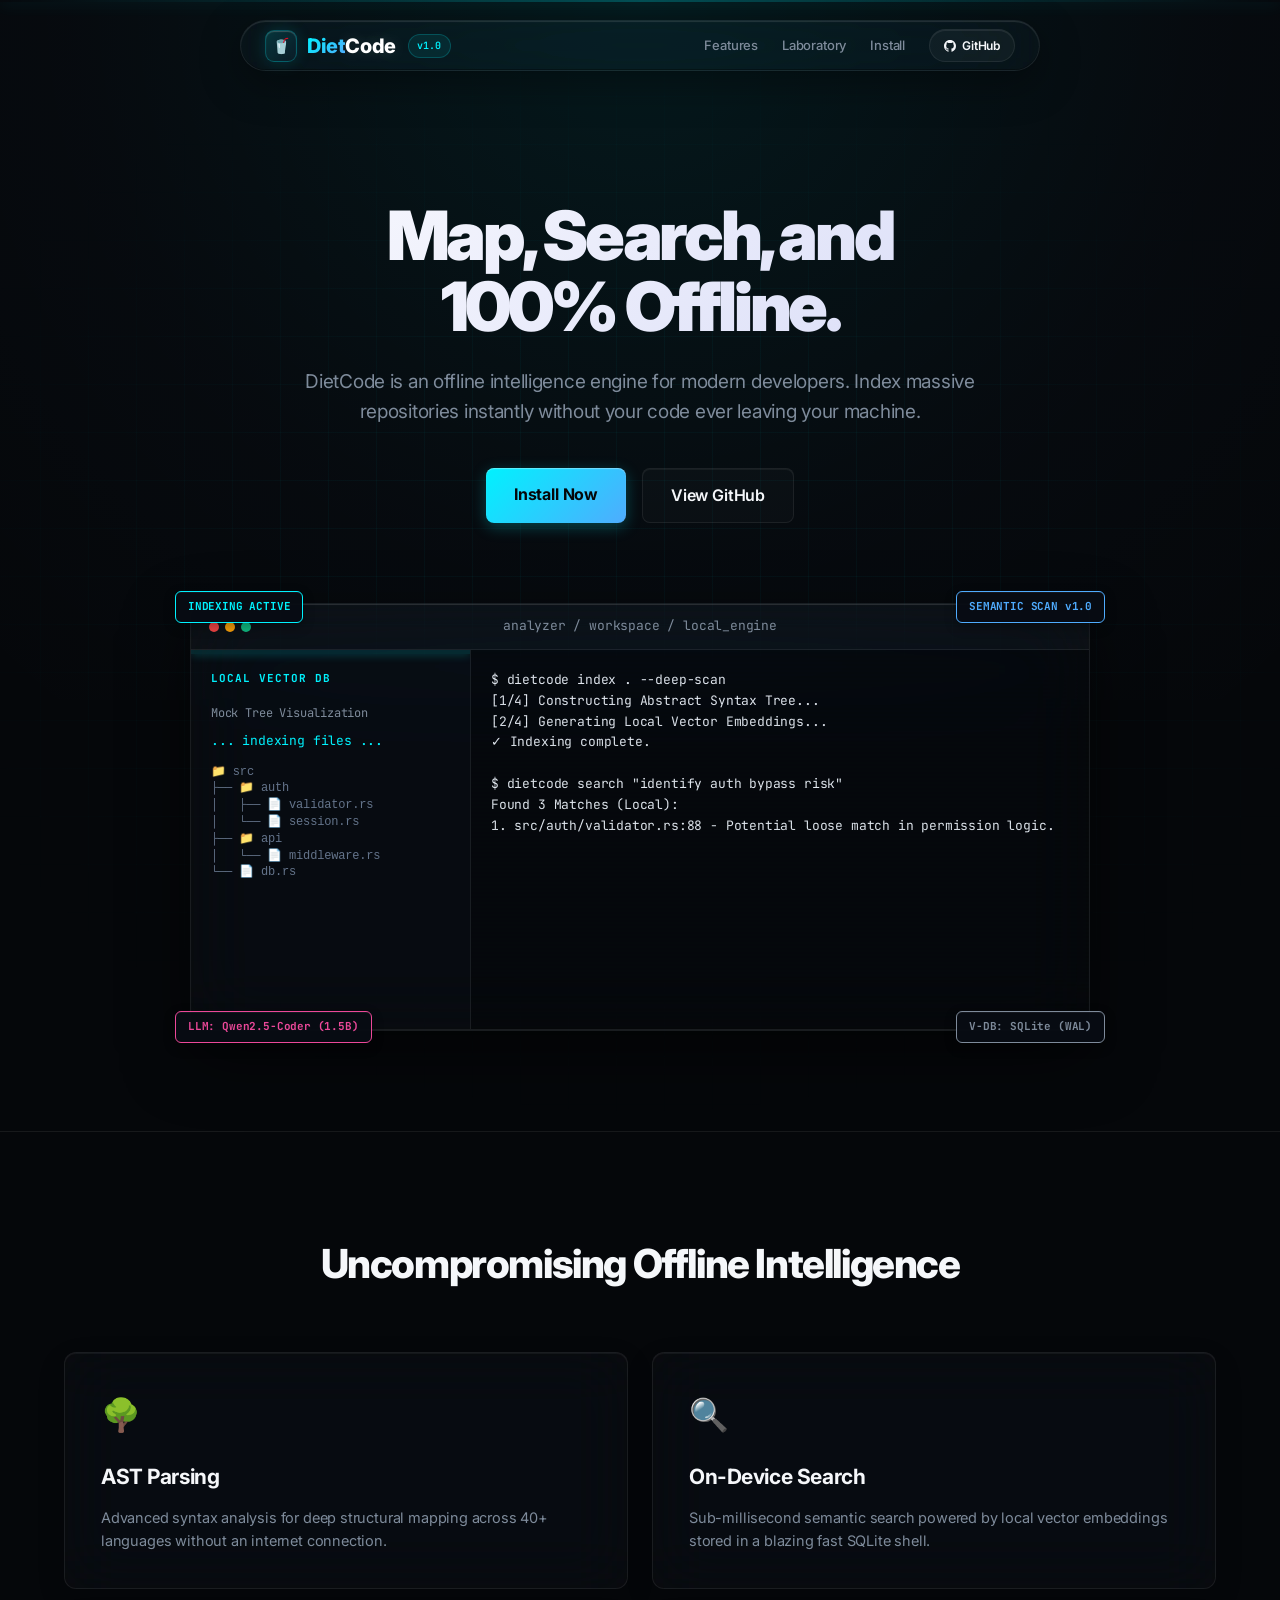
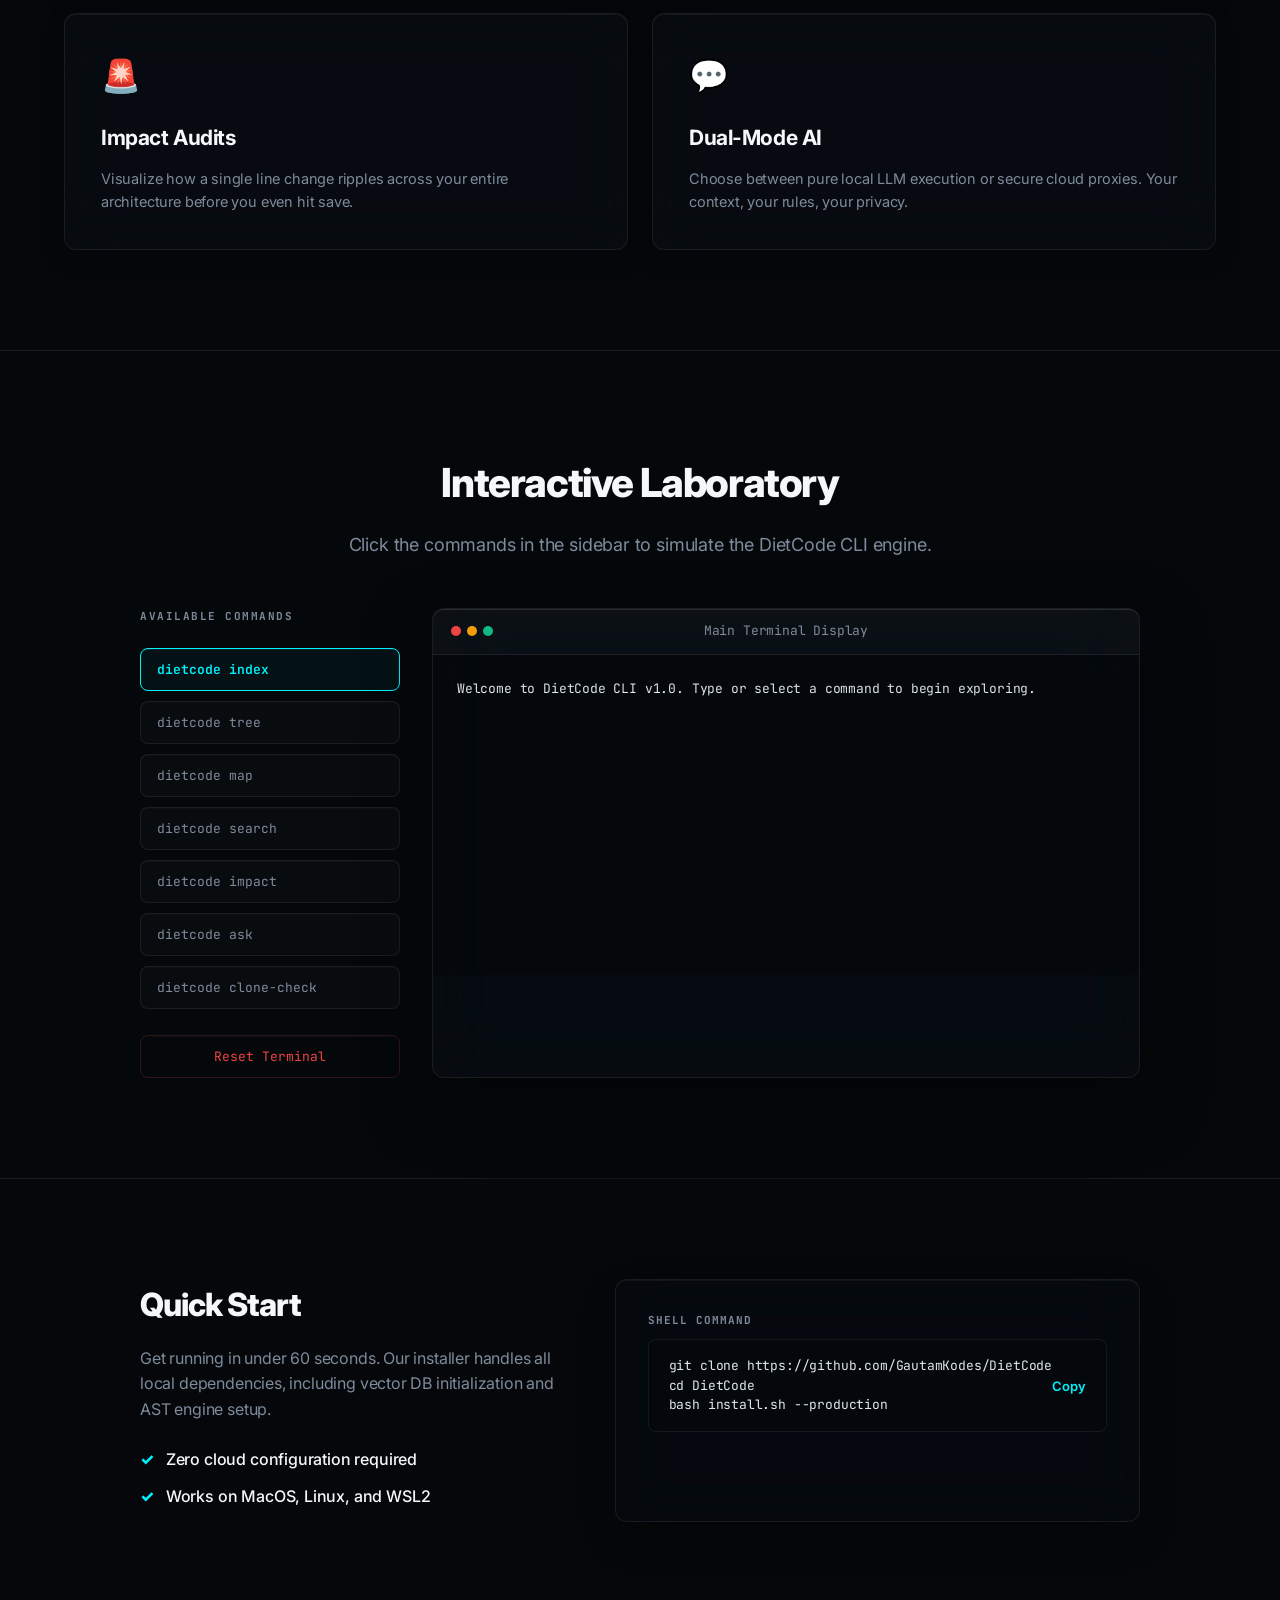
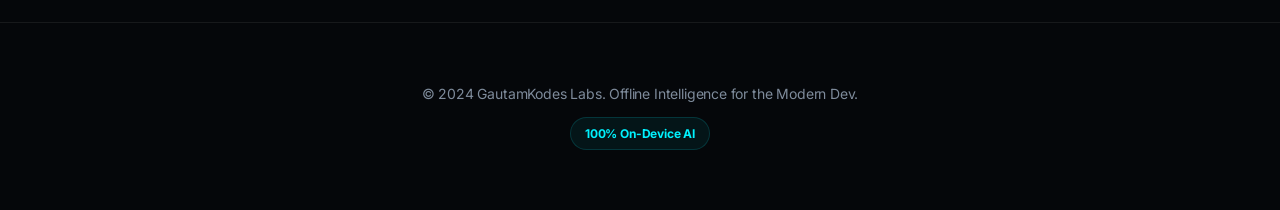
<file: index.html>
<!DOCTYPE html>
<html lang="en">
<head>
  <meta charset="UTF-8">
  <meta name="viewport" content="width=device-width, initial-scale=1.0">
  <title>DietCode 🥤 | On-Device AI Code Cartographer & Analyzer</title>
  <meta name="description" content="An offline-ready, privacy-first local CLI utility that indexes codebases, maps dependency impact paths, performs semantic search, and runs codebase Q&A.">
  <link rel="stylesheet" href="style.css">
  <link rel="shortcut icon" href="logo.jpg" type="image/jpeg">
</head>
<body>
  <header>
    <div class="container">
      <a href="#" class="logo" id="header-logo-link">
        <div class="logo-icon-wrapper">🥤</div>
        <span class="logo-wordmark">
          <span class="logo-prefix">Diet</span><span class="logo-suffix">Code</span>
        </span>
        <span class="logo-version">v1.0</span>
      </a>
      <nav id="header-navigation">
        <a href="#features" id="nav-features">Features</a>
        <a href="#laboratory" id="nav-laboratory">Laboratory</a>
        <a href="#install" id="nav-install">Install</a>
        <a href="https://github.com/GautamKodes/DietCode" class="btn-github" id="nav-github-link" target="_blank">
          <svg stroke="currentColor" fill="currentColor" stroke-width="0" viewBox="0 0 16 16" height="1em" width="1em" xmlns="http://www.w3.org/2000/svg"><path d="M8 0C3.58 0 0 3.58 0 8c0 3.54 2.29 6.53 5.47 7.59.4.07.55-.17.55-.38 0-.19-.01-.82-.01-1.49-2.01.37-2.53-.49-2.69-.94-.09-.23-.48-.94-.82-1.13-.28-.15-.68-.52-.01-.53.63-.01 1.08.58 1.23.82.72 1.21 1.87.87 2.33.66.07-.52.28-.87.51-1.07-1.78-.2-3.64-.89-3.64-3.95 0-.87.31-1.59.82-2.15-.08-.2-.36-1.02.08-2.12 0 0 .67-.21 2.2.82.64-.18 1.32-.27 2-.27.68 0 1.36.09 2 .27 1.53-1.04 2.2-.82 2.2-.82.44 1.1.16 1.92.08 2.12.51.56.82 1.27.82 2.15 0 3.07-1.87 3.75-3.65 3.95.29.25.54.73.54 1.48 0 1.07-.01 1.93-.01 2.2 0 .21.15.46.55.38A8.012 8.012 0 0 0 16 8c0-4.42-3.58-8-8-8z"></path></svg>
          GitHub
        </a>
      </nav>
    </div>
  </header>

  <main>
    <section class="hero" id="hero-section">
      <div class="hero-scan-line"></div>
      <div class="container">
        <h1>Map, Search, and<br>100% Offline.</h1>
        <p>DietCode is an offline intelligence engine for modern developers. Index massive repositories instantly without your code ever leaving your machine.</p>
        <div class="hero-ctas">
          <a href="#install" class="btn-primary" id="hero-btn-install">Install Now</a>
          <a href="https://github.com/GautamKodes/DietCode" class="btn-secondary" id="hero-btn-github" target="_blank">View GitHub</a>
        </div>

        <div class="terminal-container-wrapper" id="hero-terminal-wrapper">
          <div class="floating-badge badge-top-left">INDEXING ACTIVE</div>
          <div class="floating-badge badge-top-right">SEMANTIC SCAN v1.0</div>
          <div class="floating-badge badge-bottom-left">LLM: Qwen2.5-Coder (1.5B)</div>
          <div class="floating-badge badge-bottom-right">V-DB: SQLite (WAL)</div>

          <div class="terminal-mockup" id="hero-terminal">
            <div class="terminal-header">
              <div class="terminal-dots">
                <span class="dot red"></span>
                <span class="dot yellow"></span>
                <span class="dot green"></span>
              </div>
              <div class="terminal-title">analyzer / workspace / local_engine</div>
              <div style="width: 42px;"></div>
            </div>
            <div class="terminal-split-body">
              <div class="terminal-lhs">
                <div class="terminal-lhs-scanline"></div>
                <div class="terminal-lhs-title">Local Vector DB</div>
                <div style="color: var(--text-muted); font-size: 12px; margin-bottom: 8px;">Mock Tree Visualization</div>
                <div style="color: var(--cyan); margin-bottom: 12px;">... indexing files ...</div>
                <pre style="color: #64748B; font-size: 12px; line-height: 1.4;">
📁 src
├── 📁 auth
│   ├── 📄 validator.rs
│   └── 📄 session.rs
├── 📁 api
│   └── 📄 middleware.rs
└── 📄 db.rs</pre>
              </div>
              <div class="terminal-rhs">
                <pre id="terminal-text" style="white-space: pre-wrap; font-family: var(--font-code); color: #E2E8F0;"></pre>
              </div>
            </div>
          </div>
        </div>
      </div>
    </section>

    <section class="features" id="features">
      <div class="container">
        <h2 class="section-title">Uncompromising Offline Intelligence</h2>
        <div class="features-grid">
          <div class="feature-card" id="feature-ast">
            <div class="feature-icon">🌳</div>
            <h3>AST Parsing</h3>
            <p>Advanced syntax analysis for deep structural mapping across 40+ languages without an internet connection.</p>
          </div>
          <div class="feature-card" id="feature-search">
            <div class="feature-icon">🔍</div>
            <h3>On-Device Search</h3>
            <p>Sub-millisecond semantic search powered by local vector embeddings stored in a blazing fast SQLite shell.</p>
          </div>
          <div class="feature-card" id="feature-impact">
            <div class="feature-icon">🚨</div>
            <h3>Impact Audits</h3>
            <p>Visualize how a single line change ripples across your entire architecture before you even hit save.</p>
          </div>
          <div class="feature-card" id="feature-qa">
            <div class="feature-icon">💬</div>
            <h3>Dual-Mode AI</h3>
            <p>Choose between pure local LLM execution or secure cloud proxies. Your context, your rules, your privacy.</p>
          </div>
        </div>
      </div>
    </section>

    <section class="interactive-demo" id="laboratory">
      <div class="container">
        <h2 class="section-title">Interactive Laboratory</h2>
        <p style="text-align: center; color: var(--text-muted); font-size: 18px; max-width: 600px; margin: -40px auto 48px auto;">Click the commands in the sidebar to simulate the DietCode CLI engine.</p>
        <div class="demo-layout">
          <div class="demo-sidebar" id="demo-controls">
            <div class="demo-sidebar-title">Available Commands</div>
            <button class="demo-btn active" data-cmd="index" id="btn-demo-index">dietcode index</button>
            <button class="demo-btn" data-cmd="tree" id="btn-demo-tree">dietcode tree</button>
            <button class="demo-btn" data-cmd="map" id="btn-demo-map">dietcode map</button>
            <button class="demo-btn" data-cmd="search" id="btn-demo-search">dietcode search</button>
            <button class="demo-btn" data-cmd="impact" id="btn-demo-impact">dietcode impact</button>
            <button class="demo-btn" data-cmd="ask" id="btn-demo-ask">dietcode ask</button>
            <button class="demo-btn" data-cmd="clone" id="btn-demo-clone">dietcode clone-check</button>
            <button class="demo-btn btn-reset" id="btn-demo-reset">Reset Terminal</button>
          </div>
          <div class="terminal-mockup" id="demo-terminal">
            <div class="terminal-header">
              <div class="terminal-dots">
                <span class="dot red"></span>
                <span class="dot yellow"></span>
                <span class="dot green"></span>
              </div>
              <div class="terminal-title">Main Terminal Display</div>
              <div style="width: 42px;"></div>
            </div>
            <div class="terminal-body" style="min-height: 320px;">
              <pre id="terminal-text-demo" style="white-space: pre-wrap; font-family: var(--font-code); color: #E2E8F0;"></pre>
            </div>
          </div>
        </div>
      </div>
    </section>

    <section class="installation" id="install">
      <div class="container">
        <div class="install-grid">
          <div class="install-info">
            <h3>Quick Start</h3>
            <p>Get running in under 60 seconds. Our installer handles all local dependencies, including vector DB initialization and AST engine setup.</p>
            <ul class="install-list">
              <li>Zero cloud configuration required</li>
              <li>Works on MacOS, Linux, and WSL2</li>
            </ul>
          </div>
          <div class="install-box">
            <div class="install-label">Shell Command</div>
            <div class="code-block" id="block-install">
              <pre id="code-install" style="font-family: var(--font-code); font-size: 13px; line-height: 1.5; color: #E2E8F0;">git clone https://github.com/GautamKodes/DietCode
cd DietCode
bash install.sh --production</pre>
              <button class="btn-copy" onclick="copyToClipboard('code-install', 'btn-copy-install')" id="btn-copy-install">Copy</button>
            </div>
          </div>
        </div>
      </div>
    </section>
  </main>

  <footer>
    <div class="container">
      <p>© 2024 GautamKodes Labs. Offline Intelligence for the Modern Dev.</p>
      <div class="badge" id="badge-privacy">100% On-Device AI</div>
    </div>
  </footer>

  <script src="app.js"></script>
</body>
</html>
</file>
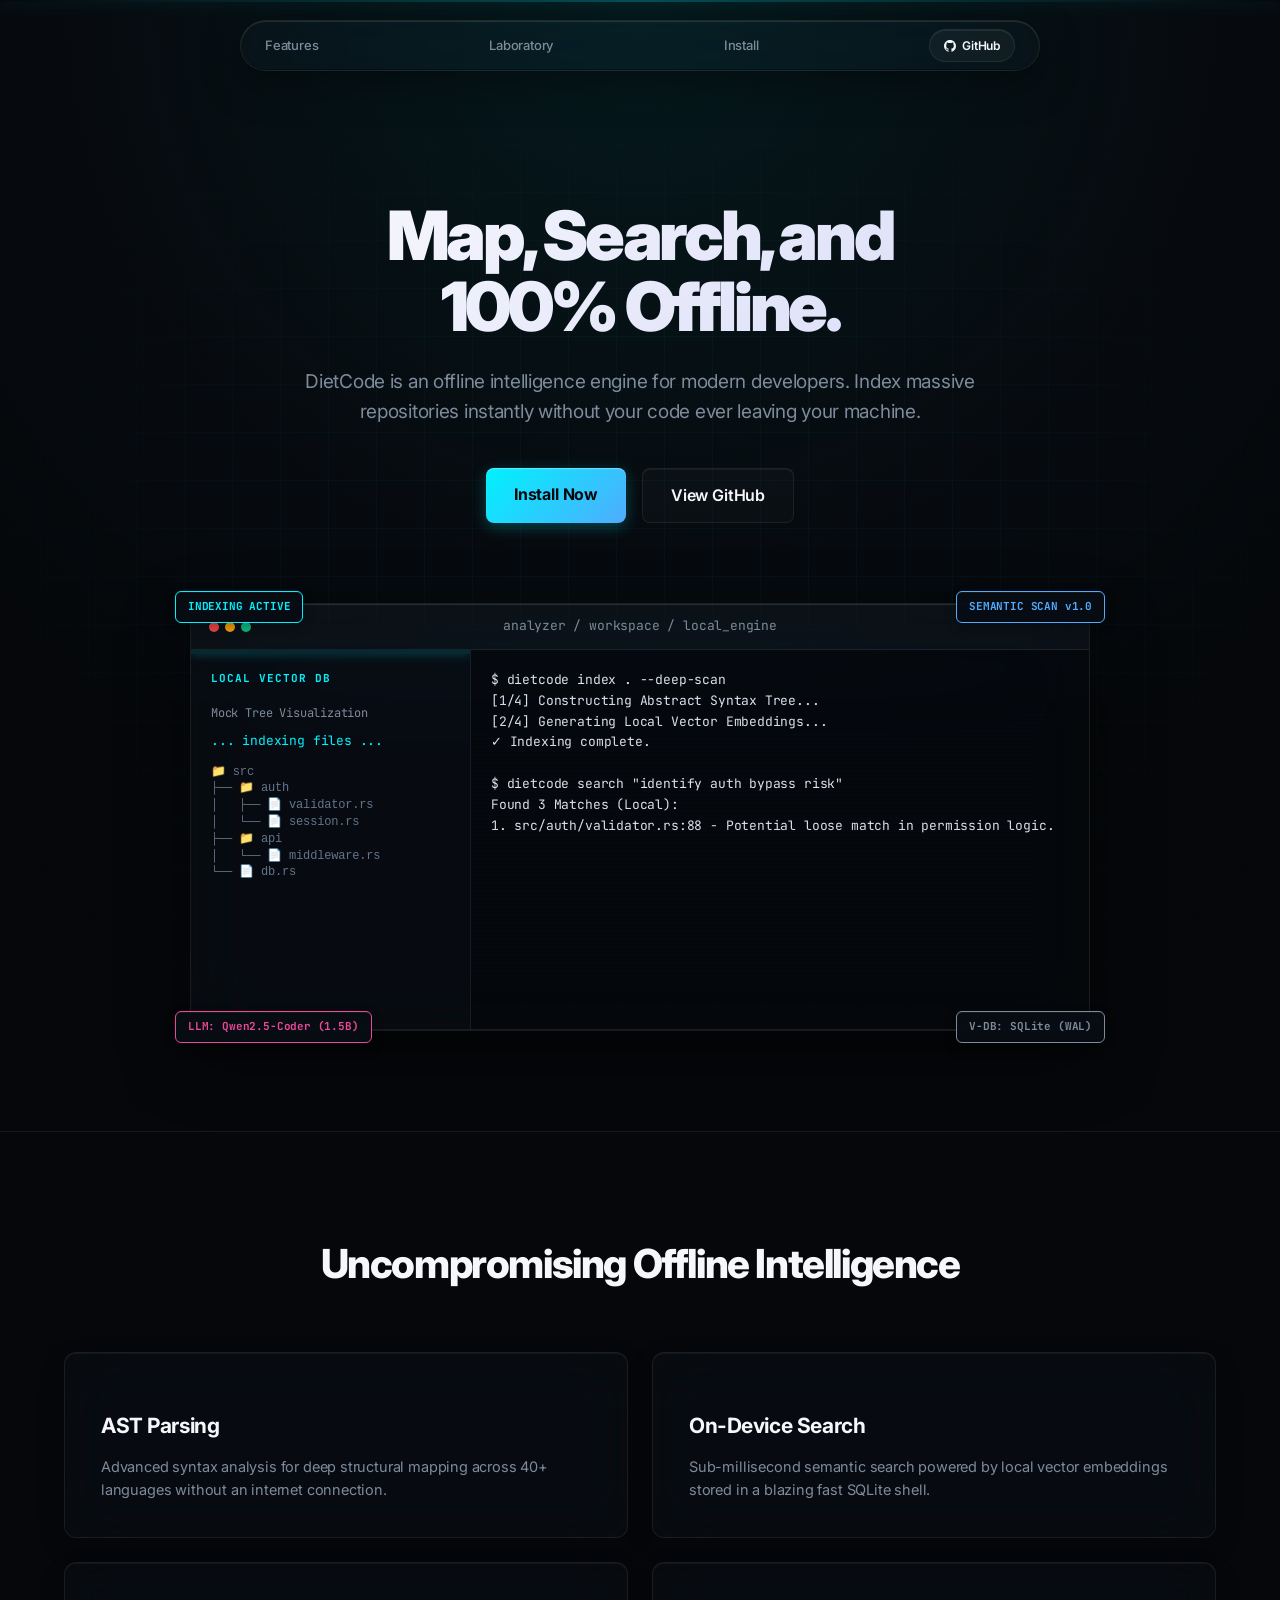
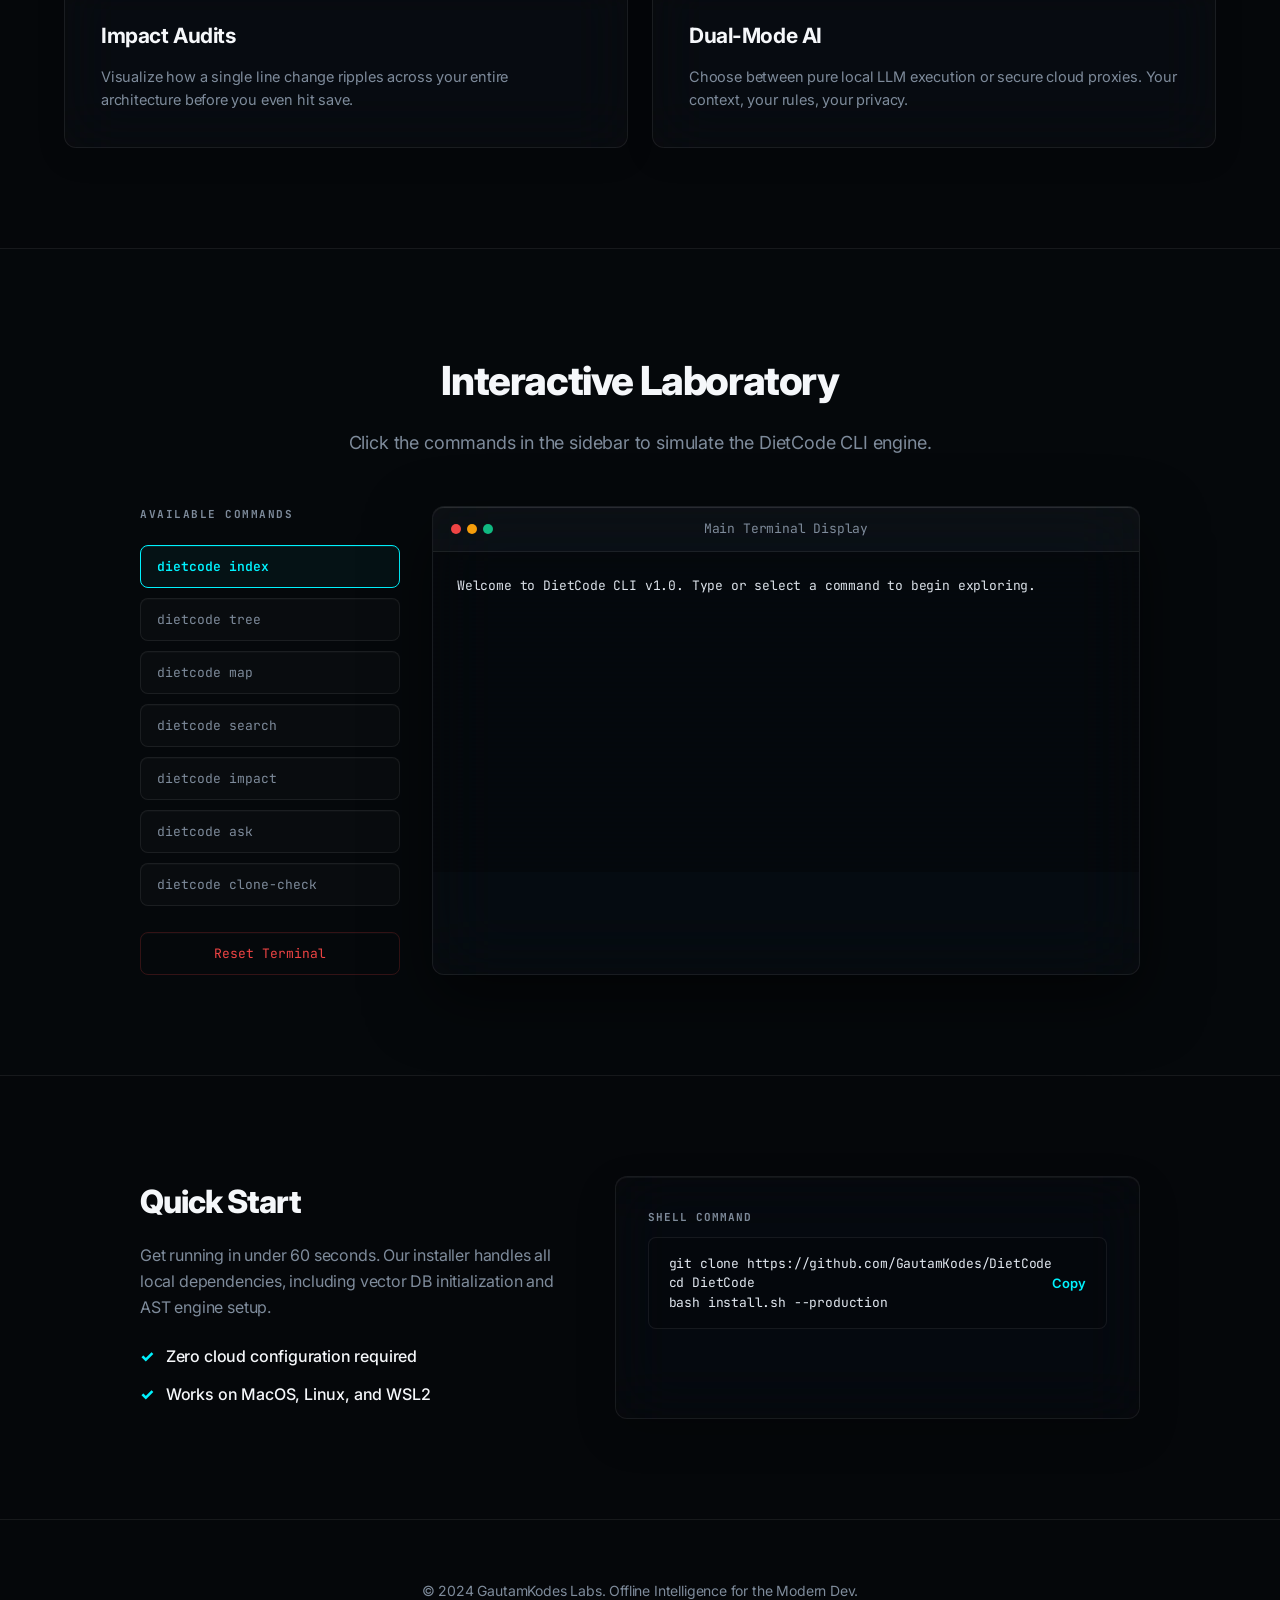
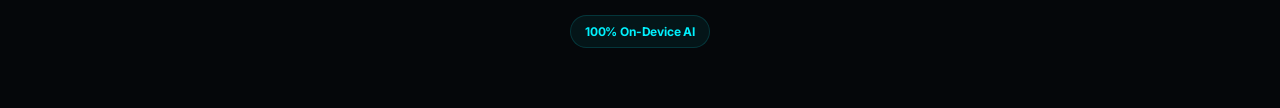
<file: web/index.html>
<!DOCTYPE html>
<html lang="en">
<head>
  <meta charset="UTF-8">
  <meta name="viewport" content="width=device-width, initial-scale=1.0">
  <title>DietCode | On-Device AI Code Cartographer & Analyzer</title>
  <meta name="description" content="An offline-ready, privacy-first local CLI utility that indexes codebases, maps dependency impact paths, performs semantic search, and runs codebase Q&A.">
  <link rel="stylesheet" href="style.css">
  <link rel="shortcut icon" href="logo.jpg" type="image/jpeg">
</head>
<body>
  <header>
    <div class="container">
      <nav id="header-navigation">
        <a href="#features" id="nav-features">Features</a>
        <a href="#laboratory" id="nav-laboratory">Laboratory</a>
        <a href="#install" id="nav-install">Install</a>
        <a href="https://github.com/GautamKodes/DietCode" class="btn-github" id="nav-github-link" target="_blank">
          <svg stroke="currentColor" fill="currentColor" stroke-width="0" viewBox="0 0 16 16" height="1em" width="1em" xmlns="http://www.w3.org/2000/svg"><path d="M8 0C3.58 0 0 3.58 0 8c0 3.54 2.29 6.53 5.47 7.59.4.07.55-.17.55-.38 0-.19-.01-.82-.01-1.49-2.01.37-2.53-.49-2.69-.94-.09-.23-.48-.94-.82-1.13-.28-.15-.68-.52-.01-.53.63-.01 1.08.58 1.23.82.72 1.21 1.87.87 2.33.66.07-.52.28-.87.51-1.07-1.78-.2-3.64-.89-3.64-3.95 0-.87.31-1.59.82-2.15-.08-.2-.36-1.02.08-2.12 0 0 .67-.21 2.2.82.64-.18 1.32-.27 2-.27.68 0 1.36.09 2 .27 1.53-1.04 2.2-.82 2.2-.82.44 1.1.16 1.92.08 2.12.51.56.82 1.27.82 2.15 0 3.07-1.87 3.75-3.65 3.95.29.25.54.73.54 1.48 0 1.07-.01 1.93-.01 2.2 0 .21.15.46.55.38A8.012 8.012 0 0 0 16 8c0-4.42-3.58-8-8-8z"></path></svg>
          GitHub
        </a>
      </nav>
    </div>
  </header>

  <main>
    <section class="hero" id="hero-section">
      <div class="hero-scan-line"></div>
      <div class="container">
        <h1>Map, Search, and<br>100% Offline.</h1>
        <p>DietCode is an offline intelligence engine for modern developers. Index massive repositories instantly without your code ever leaving your machine.</p>
        <div class="hero-ctas">
          <a href="#install" class="btn-primary" id="hero-btn-install">Install Now</a>
          <a href="https://github.com/GautamKodes/DietCode" class="btn-secondary" id="hero-btn-github" target="_blank">View GitHub</a>
        </div>

        <div class="terminal-container-wrapper" id="hero-terminal-wrapper">
          <div class="floating-badge badge-top-left">INDEXING ACTIVE</div>
          <div class="floating-badge badge-top-right">SEMANTIC SCAN v1.0</div>
          <div class="floating-badge badge-bottom-left">LLM: Qwen2.5-Coder (1.5B)</div>
          <div class="floating-badge badge-bottom-right">V-DB: SQLite (WAL)</div>

          <div class="terminal-mockup" id="hero-terminal">
            <div class="terminal-header">
              <div class="terminal-dots">
                <span class="dot red"></span>
                <span class="dot yellow"></span>
                <span class="dot green"></span>
              </div>
              <div class="terminal-title">analyzer / workspace / local_engine</div>
              <div style="width: 42px;"></div>
            </div>
            <div class="terminal-split-body">
              <div class="terminal-lhs">
                <div class="terminal-lhs-scanline"></div>
                <div class="terminal-lhs-title">Local Vector DB</div>
                <div style="color: var(--text-muted); font-size: 12px; margin-bottom: 8px;">Mock Tree Visualization</div>
                <div style="color: var(--cyan); margin-bottom: 12px;">... indexing files ...</div>
                <pre style="color: #64748B; font-size: 12px; line-height: 1.4;">
📁 src
├── 📁 auth
│   ├── 📄 validator.rs
│   └── 📄 session.rs
├── 📁 api
│   └── 📄 middleware.rs
└── 📄 db.rs</pre>
              </div>
              <div class="terminal-rhs">
                <pre id="terminal-text" style="white-space: pre-wrap; font-family: var(--font-code); color: #E2E8F0;"></pre>
              </div>
            </div>
          </div>
        </div>
      </div>
    </section>

    <section class="features" id="features">
      <div class="container">
        <h2 class="section-title">Uncompromising Offline Intelligence</h2>
        <div class="features-grid">
          <div class="feature-card" id="feature-ast">
            <div class="feature-icon"></div>
            <h3>AST Parsing</h3>
            <p>Advanced syntax analysis for deep structural mapping across 40+ languages without an internet connection.</p>
          </div>
          <div class="feature-card" id="feature-search">
            <div class="feature-icon"></div>
            <h3>On-Device Search</h3>
            <p>Sub-millisecond semantic search powered by local vector embeddings stored in a blazing fast SQLite shell.</p>
          </div>
          <div class="feature-card" id="feature-impact">
            <div class="feature-icon"></div>
            <h3>Impact Audits</h3>
            <p>Visualize how a single line change ripples across your entire architecture before you even hit save.</p>
          </div>
          <div class="feature-card" id="feature-qa">
            <div class="feature-icon"></div>
            <h3>Dual-Mode AI</h3>
            <p>Choose between pure local LLM execution or secure cloud proxies. Your context, your rules, your privacy.</p>
          </div>
        </div>
      </div>
    </section>

    <section class="interactive-demo" id="laboratory">
      <div class="container">
        <h2 class="section-title">Interactive Laboratory</h2>
        <p style="text-align: center; color: var(--text-muted); font-size: 18px; max-width: 600px; margin: -40px auto 48px auto;">Click the commands in the sidebar to simulate the DietCode CLI engine.</p>
        <div class="demo-layout">
          <div class="demo-sidebar" id="demo-controls">
            <div class="demo-sidebar-title">Available Commands</div>
            <button class="demo-btn active" data-cmd="index" id="btn-demo-index">dietcode index</button>
            <button class="demo-btn" data-cmd="tree" id="btn-demo-tree">dietcode tree</button>
            <button class="demo-btn" data-cmd="map" id="btn-demo-map">dietcode map</button>
            <button class="demo-btn" data-cmd="search" id="btn-demo-search">dietcode search</button>
            <button class="demo-btn" data-cmd="impact" id="btn-demo-impact">dietcode impact</button>
            <button class="demo-btn" data-cmd="ask" id="btn-demo-ask">dietcode ask</button>
            <button class="demo-btn" data-cmd="clone" id="btn-demo-clone">dietcode clone-check</button>
            <button class="demo-btn btn-reset" id="btn-demo-reset">Reset Terminal</button>
          </div>
          <div class="terminal-mockup" id="demo-terminal">
            <div class="terminal-header">
              <div class="terminal-dots">
                <span class="dot red"></span>
                <span class="dot yellow"></span>
                <span class="dot green"></span>
              </div>
              <div class="terminal-title">Main Terminal Display</div>
              <div style="width: 42px;"></div>
            </div>
            <div class="terminal-body" style="min-height: 320px;">
              <pre id="terminal-text-demo" style="white-space: pre-wrap; font-family: var(--font-code); color: #E2E8F0;"></pre>
            </div>
          </div>
        </div>
      </div>
    </section>

    <section class="installation" id="install">
      <div class="container">
        <div class="install-grid">
          <div class="install-info">
            <h3>Quick Start</h3>
            <p>Get running in under 60 seconds. Our installer handles all local dependencies, including vector DB initialization and AST engine setup.</p>
            <ul class="install-list">
              <li>Zero cloud configuration required</li>
              <li>Works on MacOS, Linux, and WSL2</li>
            </ul>
          </div>
          <div class="install-box">
            <div class="install-label">Shell Command</div>
            <div class="code-block" id="block-install">
              <pre id="code-install" style="font-family: var(--font-code); font-size: 13px; line-height: 1.5; color: #E2E8F0;">git clone https://github.com/GautamKodes/DietCode
cd DietCode
bash install.sh --production</pre>
              <button class="btn-copy" onclick="copyToClipboard('code-install', 'btn-copy-install')" id="btn-copy-install">Copy</button>
            </div>
          </div>
        </div>
      </div>
    </section>
  </main>

  <footer>
    <div class="container">
      <p>© 2024 GautamKodes Labs. Offline Intelligence for the Modern Dev.</p>
      <div class="badge" id="badge-privacy">100% On-Device AI</div>
    </div>
  </footer>

  <script src="app.js"></script>
</body>
</html>
</file>
<file: style.css>
@import url('https://fonts.googleapis.com/css2?family=Inter:wght@300;400;500;600;700;800;900&family=JetBrains+Mono:wght@400;500;600;700&display=swap');

:root {
  --bg: #05070A;
  --bg-glass: rgba(255, 255, 255, 0.02);
  --border: rgba(255, 255, 255, 0.07);
  --border-light: rgba(255, 255, 255, 0.12);
  --text-main: #F5F7FA;
  --text-muted: #7E8B9B;
  --cyan: #00F2FE;
  --blue: #4FACFE;
  --magenta: #EC4899;
  --font-main: 'Inter', -apple-system, BlinkMacSystemFont, "Segoe UI", Roboto, sans-serif;
  --font-code: 'JetBrains Mono', monospace;
}

* {
  box-sizing: border-box;
  margin: 0;
  padding: 0;
}

html {
  scroll-behavior: smooth;
}

body {
  background-color: var(--bg);
  color: var(--text-main);
  font-family: var(--font-main);
  min-height: 100vh;
  line-height: 1.6;
  overflow-x: hidden;
  position: relative;
  letter-spacing: -0.011em;
}

body::before {
  content: "";
  position: absolute;
  top: 0;
  left: 0;
  right: 0;
  height: 700px;
  background: radial-gradient(circle at 50% 0%, rgba(0, 242, 254, 0.08) 0%, rgba(79, 172, 254, 0.02) 60%, transparent 100%);
  pointer-events: none;
  z-index: 1;
}

.container {
  width: 100%;
  max-width: 1200px;
  margin: 0 auto;
  padding: 0 24px;
}

header {
  position: fixed;
  top: 20px;
  left: 50%;
  transform: translateX(-50%);
  width: calc(100% - 48px);
  max-width: 800px;
  padding: 8px 24px;
  border-radius: 30px;
  background: var(--bg-glass);
  backdrop-filter: blur(40px) saturate(220%);
  -webkit-backdrop-filter: blur(40px) saturate(220%);
  border: 1px solid var(--border);
  box-shadow: 
    inset 0 1px 1px 0 rgba(255, 255, 255, 0.12),
    inset 0 -1px 0 0 rgba(0, 0, 0, 0.3),
    0 1px 3px rgba(0, 0, 0, 0.1),
    0 12px 40px rgba(0, 0, 0, 0.35);
  z-index: 100;
  transition: all 0.3s cubic-bezier(0.16, 1, 0.3, 1);
}

header:hover {
  border-color: rgba(255, 255, 255, 0.15);
  box-shadow: 
    inset 0 1px 1px 0 rgba(255, 255, 255, 0.2),
    inset 0 -1px 0 0 rgba(0, 0, 0, 0.3),
    0 1px 3px rgba(0, 0, 0, 0.15),
    0 16px 48px rgba(0, 242, 254, 0.08);
}

header .container {
  display: flex;
  justify-content: space-between;
  align-items: center;
  padding: 0;
}

.logo {
  display: flex;
  align-items: center;
  gap: 10px;
  text-decoration: none;
  transition: opacity 0.2s ease;
}

.logo:hover {
  opacity: 0.95;
}

.logo-icon-wrapper {
  width: 32px;
  height: 32px;
  border-radius: 9px;
  background: linear-gradient(135deg, rgba(0, 242, 254, 0.15) 0%, rgba(79, 172, 254, 0.05) 100%);
  border: 1px solid rgba(0, 242, 254, 0.25);
  display: flex;
  align-items: center;
  justify-content: center;
  font-size: 15px;
  box-shadow: 0 0 16px rgba(0, 242, 254, 0.15), inset 0 1px 1px rgba(255, 255, 255, 0.2);
  transition: transform 0.3s cubic-bezier(0.16, 1, 0.3, 1), box-shadow 0.3s ease;
}

.logo:hover .logo-icon-wrapper {
  transform: scale(1.06) rotate(-4deg);
  box-shadow: 0 0 20px rgba(0, 242, 254, 0.3), inset 0 1px 1px rgba(255, 255, 255, 0.3);
}

.logo-wordmark {
  display: inline-flex;
  align-items: center;
  font-size: 20px;
  line-height: 1;
}

.logo-prefix {
  font-size: 20px;
  font-weight: 800;
  background: linear-gradient(135deg, #00F2FE 0%, #4FACFE 100%);
  -webkit-background-clip: text;
  -webkit-text-fill-color: transparent;
  letter-spacing: -0.02em;
}

.logo-suffix {
  font-size: 20px;
  font-weight: 800;
  color: #FFFFFF;
  letter-spacing: -0.02em;
  text-transform: none;
  text-shadow: 0 0 16px rgba(255, 255, 255, 0.15);
}

.logo-version {
  font-family: var(--font-code);
  font-size: 10px;
  font-weight: 600;
  color: var(--cyan);
  background: rgba(0, 242, 254, 0.08);
  padding: 3px 8px;
  border-radius: 20px;
  border: 1px solid rgba(0, 242, 254, 0.2);
  letter-spacing: 0.02em;
  margin-left: 2px;
}

nav {
  display: flex;
  align-items: center;
  gap: 24px;
}

nav a {
  color: var(--text-muted);
  text-decoration: none;
  font-size: 13px;
  font-weight: 500;
  transition: color 0.2s ease;
}

nav a:hover {
  color: var(--cyan);
}

.btn-github {
  display: flex;
  align-items: center;
  gap: 6px;
  padding: 6px 14px;
  border-radius: 30px;
  background: rgba(255, 255, 255, 0.04);
  border: 1px solid var(--border);
  color: var(--text-main);
  text-decoration: none;
  font-size: 12px;
  font-weight: 600;
  box-shadow: inset 0 1px 0 rgba(255, 255, 255, 0.08);
  transition: all 0.2s ease;
}

.btn-github:hover {
  background: rgba(255, 255, 255, 0.08);
  border-color: var(--border-light);
}

.hero {
  padding: 200px 0 100px 0;
  text-align: center;
  position: relative;
}

.hero::after {
  content: "";
  position: absolute;
  top: 0;
  left: 0;
  right: 0;
  bottom: 0;
  background-image: 
    linear-gradient(rgba(0, 242, 254, 0.035) 1px, transparent 1px),
    linear-gradient(90deg, rgba(0, 242, 254, 0.035) 1px, transparent 1px);
  background-size: 48px 48px;
  background-position: center top;
  mask-image: radial-gradient(ellipse 60% 50% at 50% 50%, black 40%, transparent 100%);
  -webkit-mask-image: radial-gradient(ellipse 60% 50% at 50% 50%, black 40%, transparent 100%);
  pointer-events: none;
  z-index: 1;
}

.hero-scan-line {
  position: absolute;
  top: 0;
  left: 0;
  width: 100%;
  height: 2px;
  background: linear-gradient(90deg, transparent, var(--cyan), transparent);
  box-shadow: 0 0 15px var(--cyan);
  opacity: 0.25;
  animation: scan-vertical 7s linear infinite;
  pointer-events: none;
  z-index: 2;
}

@keyframes scan-vertical {
  0% { top: 0%; }
  100% { top: 100%; }
}

.hero .container {
  position: relative;
  z-index: 3;
}

.hero h1 {
  font-size: 68px;
  font-weight: 900;
  letter-spacing: -0.05em;
  line-height: 1.05;
  margin-bottom: 24px;
  background: linear-gradient(135deg, #FFFFFF 0%, #D2D6F6 100%);
  -webkit-background-clip: text;
  -webkit-text-fill-color: transparent;
}

.hero p {
  font-size: 19px;
  color: var(--text-muted);
  max-width: 740px;
  margin: 0 auto 40px auto;
  letter-spacing: -0.015em;
}

.hero-ctas {
  display: flex;
  justify-content: center;
  gap: 16px;
  margin-bottom: 80px;
}

.btn-primary {
  padding: 14px 28px;
  border-radius: 8px;
  background: linear-gradient(135deg, var(--cyan) 0%, var(--blue) 100%);
  color: #05070A;
  text-decoration: none;
  font-weight: 700;
  box-shadow: 
    inset 0 1px 1px rgba(255, 255, 255, 0.35),
    0 4px 15px rgba(0, 242, 254, 0.25);
  transition: all 0.2s ease;
}

.btn-primary:hover {
  transform: translateY(-2px);
  box-shadow: 
    inset 0 1px 1px rgba(255, 255, 255, 0.4),
    0 8px 25px rgba(0, 242, 254, 0.4);
}

.btn-secondary {
  padding: 14px 28px;
  border-radius: 8px;
  background: var(--bg-glass);
  border: 1px solid var(--border);
  color: var(--text-main);
  text-decoration: none;
  font-weight: 600;
  box-shadow: inset 0 1px 0 rgba(255, 255, 255, 0.05);
  transition: all 0.2s ease;
}

.btn-secondary:hover {
  border-color: var(--border-light);
  background: rgba(255, 255, 255, 0.05);
}

.terminal-container-wrapper {
  position: relative;
  max-width: 900px;
  margin: 0 auto;
}

.floating-badge {
  position: absolute;
  padding: 6px 12px;
  border-radius: 6px;
  background: rgba(8, 12, 20, 0.95);
  border: 1px solid var(--border);
  font-family: var(--font-code);
  font-size: 11px;
  font-weight: 700;
  z-index: 10;
  box-shadow: 
    inset 0 1px 0 rgba(255, 255, 255, 0.05),
    0 4px 12px rgba(0, 0, 0, 0.3);
}

@keyframes float-badge-1 {
  0%, 100% { transform: translateY(0) rotate(0deg); }
  50% { transform: translateY(-6px) rotate(-1deg); }
}
@keyframes float-badge-2 {
  0%, 100% { transform: translateY(0) rotate(0deg); }
  50% { transform: translateY(6px) rotate(1deg); }
}

.badge-top-left {
  top: -12px;
  left: -15px;
  border-color: var(--cyan);
  color: var(--cyan);
  animation: float-badge-1 6s ease-in-out infinite;
}

.badge-top-right {
  top: -12px;
  right: -15px;
  border-color: var(--blue);
  color: var(--blue);
  animation: float-badge-2 8s ease-in-out infinite;
}

.badge-bottom-left {
  bottom: -12px;
  left: -15px;
  border-color: var(--magenta);
  color: var(--magenta);
  animation: float-badge-2 7s ease-in-out infinite;
}

.badge-bottom-right {
  bottom: -12px;
  right: -15px;
  border-color: var(--text-muted);
  color: var(--text-muted);
  animation: float-badge-1 9s ease-in-out infinite;
}

.terminal-mockup {
  background: rgba(255, 255, 255, 0.015);
  backdrop-filter: blur(35px) saturate(200%);
  -webkit-backdrop-filter: blur(35px) saturate(200%);
  border: 1px solid var(--border);
  border-radius: 12px;
  text-align: left;
  box-shadow: 
    inset 0 1px 1px 0 rgba(255, 255, 255, 0.08),
    0 24px 64px rgba(0, 0, 0, 0.55);
  overflow: hidden;
  position: relative;
}

.terminal-header {
  background: rgba(255, 255, 255, 0.02);
  padding: 12px 18px;
  border-bottom: 1px solid var(--border);
  display: flex;
  justify-content: space-between;
  align-items: center;
  box-shadow: inset 0 1px 0 rgba(255, 255, 255, 0.05);
}

.terminal-dots {
  display: flex;
  gap: 6px;
}

.dot {
  width: 10px;
  height: 10px;
  border-radius: 50%;
}

.dot.red { background: #EF4444; }
.dot.yellow { background: #F59E0B; }
.dot.green { background: #10B981; }

.terminal-title {
  font-family: var(--font-code);
  font-size: 13px;
  color: var(--text-muted);
}

.terminal-split-body {
  display: grid;
  grid-template-columns: 280px 1fr;
  min-height: 380px;
  border-bottom: 1px solid var(--border);
}

.terminal-lhs {
  background: rgba(255, 255, 255, 0.005);
  border-right: 1px solid var(--border);
  padding: 20px;
  font-family: var(--font-code);
  font-size: 13px;
  color: var(--text-muted);
  position: relative;
  overflow: hidden;
}

.terminal-lhs-scanline {
  position: absolute;
  top: 0;
  left: 0;
  width: 100%;
  height: 4px;
  background: rgba(0, 242, 254, 0.12);
  box-shadow: 0 0 10px rgba(0, 242, 254, 0.35);
  animation: lhs-scan 4.5s ease-in-out infinite;
  pointer-events: none;
}

@keyframes lhs-scan {
  0% { top: 0%; }
  50% { top: 100%; }
  100% { top: 0%; }
}

.terminal-lhs-title {
  color: var(--cyan);
  font-weight: 700;
  margin-bottom: 16px;
  font-size: 11px;
  text-transform: uppercase;
  letter-spacing: 1px;
}

.terminal-rhs {
  padding: 20px;
  font-family: var(--font-code);
  font-size: 13px;
  color: #F1F5F9;
  background: rgba(0, 0, 0, 0.25);
  overflow-y: auto;
  position: relative;
}

.terminal-rhs::after, .terminal-body::after {
  content: "";
  position: absolute;
  top: 0;
  left: 0;
  width: 100%;
  height: 100%;
  background: linear-gradient(
    rgba(18, 16, 16, 0) 50%, 
    rgba(0, 0, 0, 0.2) 50%
  );
  background-size: 100% 4px;
  z-index: 10;
  pointer-events: none;
  opacity: 0.3;
}

.features {
  padding: 100px 0;
  border-top: 1px solid var(--border);
}

.section-title {
  text-align: center;
  font-size: 40px;
  font-weight: 800;
  margin-bottom: 56px;
  letter-spacing: -0.035em;
}

.features-grid {
  display: grid;
  grid-template-columns: repeat(2, 1fr);
  gap: 24px;
}

.feature-card {
  background: var(--bg-glass);
  backdrop-filter: blur(30px) saturate(200%);
  -webkit-backdrop-filter: blur(30px) saturate(200%);
  border: 1px solid var(--border);
  border-radius: 12px;
  padding: 36px;
  box-shadow: 
    inset 0 1px 1px 0 rgba(255, 255, 255, 0.06),
    0 10px 30px rgba(0, 0, 0, 0.1);
  transition: all 0.3s cubic-bezier(0.16, 1, 0.3, 1);
}

.feature-card:hover {
  border-color: rgba(255, 255, 255, 0.15);
  transform: translateY(-4px);
  box-shadow: 
    inset 0 1px 1px 0 rgba(255, 255, 255, 0.12),
    0 16px 40px rgba(0, 242, 254, 0.04);
}

.feature-icon {
  font-size: 32px;
  margin-bottom: 20px;
}

.feature-card h3 {
  font-size: 21px;
  font-weight: 700;
  margin-bottom: 12px;
  letter-spacing: -0.02em;
}

.feature-card p {
  color: var(--text-muted);
  font-size: 14.5px;
  line-height: 1.6;
}

.interactive-demo {
  padding: 100px 0;
  background: rgba(0, 242, 254, 0.005);
  border-top: 1px solid var(--border);
  border-bottom: 1px solid var(--border);
}

.demo-layout {
  display: grid;
  grid-template-columns: 260px 1fr;
  gap: 32px;
  max-width: 1000px;
  margin: 0 auto;
}

.demo-sidebar-title {
  font-family: var(--font-code);
  font-size: 11px;
  color: var(--text-muted);
  margin-bottom: 12px;
  letter-spacing: 1.5px;
  text-transform: uppercase;
  font-weight: 700;
}

.demo-sidebar {
  display: flex;
  flex-direction: column;
  gap: 10px;
}

.demo-btn {
  background: rgba(255, 255, 255, 0.02);
  border: 1px solid var(--border);
  border-radius: 8px;
  padding: 12px 16px;
  color: var(--text-muted);
  font-family: var(--font-code);
  font-size: 13px;
  text-align: left;
  cursor: pointer;
  box-shadow: inset 0 1px 0 rgba(255, 255, 255, 0.02);
  transition: all 0.2s ease;
}

.demo-btn:hover {
  background: rgba(255, 255, 255, 0.05);
  color: var(--text-main);
  border-color: var(--border-light);
}

.demo-btn.active {
  background: rgba(0, 242, 254, 0.04);
  border-color: var(--cyan);
  color: var(--cyan);
  font-weight: 600;
  box-shadow: inset 0 1px 0 rgba(0, 242, 254, 0.1);
}

.btn-reset {
  margin-top: 16px;
  background: transparent;
  border: 1px solid rgba(239, 68, 68, 0.2);
  color: #EF4444;
  text-align: center;
  transition: all 0.2s;
}

.btn-reset:hover {
  background: rgba(239, 68, 68, 0.05);
  border-color: #EF4444;
}

.terminal-body {
  padding: 24px;
  font-family: var(--font-code);
  font-size: 13px;
  color: #F1F5F9;
  background: rgba(0, 0, 0, 0.25);
  overflow-y: auto;
  position: relative;
}

.installation {
  padding: 100px 0;
}

.install-grid {
  display: grid;
  grid-template-columns: 1fr 1fr;
  gap: 40px;
  max-width: 1000px;
  margin: 0 auto;
}

.install-info h3 {
  font-size: 32px;
  font-weight: 800;
  margin-bottom: 16px;
  letter-spacing: -0.03em;
}

.install-info p {
  color: var(--text-muted);
  margin-bottom: 24px;
}

.install-list {
  list-style: none;
}

.install-list li {
  display: flex;
  align-items: center;
  gap: 12px;
  color: var(--text-main);
  font-weight: 500;
  margin-bottom: 12px;
}

.install-list li::before {
  content: "✓";
  color: var(--cyan);
  font-weight: 800;
}

.install-box {
  background: rgba(255, 255, 255, 0.01);
  backdrop-filter: blur(30px) saturate(200%);
  -webkit-backdrop-filter: blur(30px) saturate(200%);
  border: 1px solid var(--border);
  border-radius: 12px;
  padding: 32px;
  box-shadow: 
    inset 0 1px 1px 0 rgba(255, 255, 255, 0.06),
    0 16px 40px rgba(0, 0, 0, 0.2);
}

.install-label {
  font-family: var(--font-code);
  font-size: 11px;
  color: var(--text-muted);
  text-transform: uppercase;
  margin-bottom: 10px;
  letter-spacing: 1px;
  font-weight: 700;
}

.code-block {
  background: rgba(0, 0, 0, 0.15);
  border: 1px solid var(--border);
  border-radius: 8px;
  padding: 16px 20px;
  font-family: var(--font-code);
  font-size: 13.5px;
  color: #F1F5F9;
  display: flex;
  justify-content: space-between;
  align-items: center;
}

.btn-copy {
  background: transparent;
  border: none;
  color: var(--cyan);
  cursor: pointer;
  font-family: var(--font-main);
  font-size: 13px;
  font-weight: 600;
  transition: opacity 0.2s;
}

.btn-copy:hover {
  opacity: 0.8;
}

footer {
  padding: 60px 0;
  border-top: 1px solid var(--border);
  text-align: center;
}

footer p {
  color: var(--text-muted);
  font-size: 14px;
  margin-bottom: 12px;
}

.badge {
  display: inline-block;
  padding: 6px 14px;
  border-radius: 20px;
  background: rgba(0, 242, 254, 0.06);
  border: 1px solid rgba(0, 242, 254, 0.15);
  color: var(--cyan);
  font-size: 12px;
  font-weight: 700;
}

@media (max-width: 900px) {
  .hero h1 {
    font-size: 44px;
  }
  header {
    width: calc(100% - 24px);
    border-radius: 20px;
  }
  .floating-badge {
    display: none;
  }
  .features-grid {
    grid-template-columns: 1fr;
  }
  .demo-layout {
    grid-template-columns: 1fr;
  }
  .install-grid {
    grid-template-columns: 1fr;
  }
  .terminal-split-body {
    grid-template-columns: 1fr;
  }
}
</file>
<file: web/style.css>
@import url('https://fonts.googleapis.com/css2?family=Inter:wght@300;400;500;600;700;800;900&family=JetBrains+Mono:wght@400;500;600;700&display=swap');

:root {
  --bg: #05070A;
  --bg-glass: rgba(255, 255, 255, 0.02);
  --border: rgba(255, 255, 255, 0.07);
  --border-light: rgba(255, 255, 255, 0.12);
  --text-main: #F5F7FA;
  --text-muted: #7E8B9B;
  --cyan: #00F2FE;
  --blue: #4FACFE;
  --magenta: #EC4899;
  --font-main: 'Inter', -apple-system, BlinkMacSystemFont, "Segoe UI", Roboto, sans-serif;
  --font-code: 'JetBrains Mono', monospace;
}

* {
  box-sizing: border-box;
  margin: 0;
  padding: 0;
}

html {
  scroll-behavior: smooth;
}

body {
  background-color: var(--bg);
  color: var(--text-main);
  font-family: var(--font-main);
  min-height: 100vh;
  line-height: 1.6;
  overflow-x: hidden;
  position: relative;
  letter-spacing: -0.011em;
}

body::before {
  content: "";
  position: absolute;
  top: 0;
  left: 0;
  right: 0;
  height: 700px;
  background: radial-gradient(circle at 50% 0%, rgba(0, 242, 254, 0.08) 0%, rgba(79, 172, 254, 0.02) 60%, transparent 100%);
  pointer-events: none;
  z-index: 1;
}

.container {
  width: 100%;
  max-width: 1200px;
  margin: 0 auto;
  padding: 0 24px;
}

header {
  position: fixed;
  top: 20px;
  left: 50%;
  transform: translateX(-50%);
  width: calc(100% - 48px);
  max-width: 800px;
  padding: 8px 24px;
  border-radius: 30px;
  background: var(--bg-glass);
  backdrop-filter: blur(40px) saturate(220%);
  -webkit-backdrop-filter: blur(40px) saturate(220%);
  border: 1px solid var(--border);
  box-shadow: 
    inset 0 1px 1px 0 rgba(255, 255, 255, 0.12),
    inset 0 -1px 0 0 rgba(0, 0, 0, 0.3),
    0 1px 3px rgba(0, 0, 0, 0.1),
    0 12px 40px rgba(0, 0, 0, 0.35);
  z-index: 100;
  transition: all 0.3s cubic-bezier(0.16, 1, 0.3, 1);
}

header:hover {
  border-color: rgba(255, 255, 255, 0.15);
  box-shadow: 
    inset 0 1px 1px 0 rgba(255, 255, 255, 0.2),
    inset 0 -1px 0 0 rgba(0, 0, 0, 0.3),
    0 1px 3px rgba(0, 0, 0, 0.15),
    0 16px 48px rgba(0, 242, 254, 0.08);
}

header .container {
  display: flex;
  justify-content: center;
  align-items: center;
  padding: 0;
  width: 100%;
}

.logo-version {
  font-family: var(--font-code);
  font-size: 10px;
  font-weight: 600;
  color: var(--cyan);
  background: rgba(0, 242, 254, 0.08);
  padding: 3px 8px;
  border-radius: 20px;
  border: 1px solid rgba(0, 242, 254, 0.2);
  letter-spacing: 0.02em;
  margin-left: 2px;
}

nav {
  display: flex;
  align-items: center;
  justify-content: space-between;
  width: 100%;
  gap: 24px;
}

nav a {
  color: var(--text-muted);
  text-decoration: none;
  font-size: 13px;
  font-weight: 500;
  transition: color 0.2s ease;
}

nav a:hover {
  color: var(--cyan);
}

.btn-github {
  display: flex;
  align-items: center;
  gap: 6px;
  padding: 6px 14px;
  border-radius: 30px;
  background: rgba(255, 255, 255, 0.04);
  border: 1px solid var(--border);
  color: var(--text-main);
  text-decoration: none;
  font-size: 12px;
  font-weight: 600;
  box-shadow: inset 0 1px 0 rgba(255, 255, 255, 0.08);
  transition: all 0.2s ease;
}

.btn-github:hover {
  background: rgba(255, 255, 255, 0.08);
  border-color: var(--border-light);
}

.hero {
  padding: 200px 0 100px 0;
  text-align: center;
  position: relative;
}

.hero::after {
  content: "";
  position: absolute;
  top: 0;
  left: 0;
  right: 0;
  bottom: 0;
  background-image: 
    linear-gradient(rgba(0, 242, 254, 0.035) 1px, transparent 1px),
    linear-gradient(90deg, rgba(0, 242, 254, 0.035) 1px, transparent 1px);
  background-size: 48px 48px;
  background-position: center top;
  mask-image: radial-gradient(ellipse 60% 50% at 50% 50%, black 40%, transparent 100%);
  -webkit-mask-image: radial-gradient(ellipse 60% 50% at 50% 50%, black 40%, transparent 100%);
  pointer-events: none;
  z-index: 1;
}

.hero-scan-line {
  position: absolute;
  top: 0;
  left: 0;
  width: 100%;
  height: 2px;
  background: linear-gradient(90deg, transparent, var(--cyan), transparent);
  box-shadow: 0 0 15px var(--cyan);
  opacity: 0.25;
  animation: scan-vertical 7s linear infinite;
  pointer-events: none;
  z-index: 2;
}

@keyframes scan-vertical {
  0% { top: 0%; }
  100% { top: 100%; }
}

.hero .container {
  position: relative;
  z-index: 3;
}

.hero h1 {
  font-size: 68px;
  font-weight: 900;
  letter-spacing: -0.05em;
  line-height: 1.05;
  margin-bottom: 24px;
  background: linear-gradient(135deg, #FFFFFF 0%, #D2D6F6 100%);
  -webkit-background-clip: text;
  -webkit-text-fill-color: transparent;
}

.hero p {
  font-size: 19px;
  color: var(--text-muted);
  max-width: 740px;
  margin: 0 auto 40px auto;
  letter-spacing: -0.015em;
}

.hero-ctas {
  display: flex;
  justify-content: center;
  gap: 16px;
  margin-bottom: 80px;
}

.btn-primary {
  padding: 14px 28px;
  border-radius: 8px;
  background: linear-gradient(135deg, var(--cyan) 0%, var(--blue) 100%);
  color: #05070A;
  text-decoration: none;
  font-weight: 700;
  box-shadow: 
    inset 0 1px 1px rgba(255, 255, 255, 0.35),
    0 4px 15px rgba(0, 242, 254, 0.25);
  transition: all 0.2s ease;
}

.btn-primary:hover {
  transform: translateY(-2px);
  box-shadow: 
    inset 0 1px 1px rgba(255, 255, 255, 0.4),
    0 8px 25px rgba(0, 242, 254, 0.4);
}

.btn-secondary {
  padding: 14px 28px;
  border-radius: 8px;
  background: var(--bg-glass);
  border: 1px solid var(--border);
  color: var(--text-main);
  text-decoration: none;
  font-weight: 600;
  box-shadow: inset 0 1px 0 rgba(255, 255, 255, 0.05);
  transition: all 0.2s ease;
}

.btn-secondary:hover {
  border-color: var(--border-light);
  background: rgba(255, 255, 255, 0.05);
}

.terminal-container-wrapper {
  position: relative;
  max-width: 900px;
  margin: 0 auto;
}

.floating-badge {
  position: absolute;
  padding: 6px 12px;
  border-radius: 6px;
  background: rgba(8, 12, 20, 0.95);
  border: 1px solid var(--border);
  font-family: var(--font-code);
  font-size: 11px;
  font-weight: 700;
  z-index: 10;
  box-shadow: 
    inset 0 1px 0 rgba(255, 255, 255, 0.05),
    0 4px 12px rgba(0, 0, 0, 0.3);
}

@keyframes float-badge-1 {
  0%, 100% { transform: translateY(0) rotate(0deg); }
  50% { transform: translateY(-6px) rotate(-1deg); }
}
@keyframes float-badge-2 {
  0%, 100% { transform: translateY(0) rotate(0deg); }
  50% { transform: translateY(6px) rotate(1deg); }
}

.badge-top-left {
  top: -12px;
  left: -15px;
  border-color: var(--cyan);
  color: var(--cyan);
  animation: float-badge-1 6s ease-in-out infinite;
}

.badge-top-right {
  top: -12px;
  right: -15px;
  border-color: var(--blue);
  color: var(--blue);
  animation: float-badge-2 8s ease-in-out infinite;
}

.badge-bottom-left {
  bottom: -12px;
  left: -15px;
  border-color: var(--magenta);
  color: var(--magenta);
  animation: float-badge-2 7s ease-in-out infinite;
}

.badge-bottom-right {
  bottom: -12px;
  right: -15px;
  border-color: var(--text-muted);
  color: var(--text-muted);
  animation: float-badge-1 9s ease-in-out infinite;
}

.terminal-mockup {
  background: rgba(255, 255, 255, 0.015);
  backdrop-filter: blur(35px) saturate(200%);
  -webkit-backdrop-filter: blur(35px) saturate(200%);
  border: 1px solid var(--border);
  border-radius: 12px;
  text-align: left;
  box-shadow: 
    inset 0 1px 1px 0 rgba(255, 255, 255, 0.08),
    0 24px 64px rgba(0, 0, 0, 0.55);
  overflow: hidden;
  position: relative;
}

.terminal-header {
  background: rgba(255, 255, 255, 0.02);
  padding: 12px 18px;
  border-bottom: 1px solid var(--border);
  display: flex;
  justify-content: space-between;
  align-items: center;
  box-shadow: inset 0 1px 0 rgba(255, 255, 255, 0.05);
}

.terminal-dots {
  display: flex;
  gap: 6px;
}

.dot {
  width: 10px;
  height: 10px;
  border-radius: 50%;
}

.dot.red { background: #EF4444; }
.dot.yellow { background: #F59E0B; }
.dot.green { background: #10B981; }

.terminal-title {
  font-family: var(--font-code);
  font-size: 13px;
  color: var(--text-muted);
}

.terminal-split-body {
  display: grid;
  grid-template-columns: 280px 1fr;
  min-height: 380px;
  border-bottom: 1px solid var(--border);
}

.terminal-lhs {
  background: rgba(255, 255, 255, 0.005);
  border-right: 1px solid var(--border);
  padding: 20px;
  font-family: var(--font-code);
  font-size: 13px;
  color: var(--text-muted);
  position: relative;
  overflow: hidden;
}

.terminal-lhs-scanline {
  position: absolute;
  top: 0;
  left: 0;
  width: 100%;
  height: 4px;
  background: rgba(0, 242, 254, 0.12);
  box-shadow: 0 0 10px rgba(0, 242, 254, 0.35);
  animation: lhs-scan 4.5s ease-in-out infinite;
  pointer-events: none;
}

@keyframes lhs-scan {
  0% { top: 0%; }
  50% { top: 100%; }
  100% { top: 0%; }
}

.terminal-lhs-title {
  color: var(--cyan);
  font-weight: 700;
  margin-bottom: 16px;
  font-size: 11px;
  text-transform: uppercase;
  letter-spacing: 1px;
}

.terminal-rhs {
  padding: 20px;
  font-family: var(--font-code);
  font-size: 13px;
  color: #F1F5F9;
  background: rgba(0, 0, 0, 0.25);
  overflow-y: auto;
  position: relative;
}

.terminal-rhs::after, .terminal-body::after {
  content: "";
  position: absolute;
  top: 0;
  left: 0;
  width: 100%;
  height: 100%;
  background: linear-gradient(
    rgba(18, 16, 16, 0) 50%, 
    rgba(0, 0, 0, 0.2) 50%
  );
  background-size: 100% 4px;
  z-index: 10;
  pointer-events: none;
  opacity: 0.3;
}

.features {
  padding: 100px 0;
  border-top: 1px solid var(--border);
}

.section-title {
  text-align: center;
  font-size: 40px;
  font-weight: 800;
  margin-bottom: 56px;
  letter-spacing: -0.035em;
}

.features-grid {
  display: grid;
  grid-template-columns: repeat(2, 1fr);
  gap: 24px;
}

.feature-card {
  background: var(--bg-glass);
  backdrop-filter: blur(30px) saturate(200%);
  -webkit-backdrop-filter: blur(30px) saturate(200%);
  border: 1px solid var(--border);
  border-radius: 12px;
  padding: 36px;
  box-shadow: 
    inset 0 1px 1px 0 rgba(255, 255, 255, 0.06),
    0 10px 30px rgba(0, 0, 0, 0.1);
  transition: all 0.3s cubic-bezier(0.16, 1, 0.3, 1);
}

.feature-card:hover {
  border-color: rgba(255, 255, 255, 0.15);
  transform: translateY(-4px);
  box-shadow: 
    inset 0 1px 1px 0 rgba(255, 255, 255, 0.12),
    0 16px 40px rgba(0, 242, 254, 0.04);
}

.feature-icon {
  font-size: 32px;
  margin-bottom: 20px;
}

.feature-card h3 {
  font-size: 21px;
  font-weight: 700;
  margin-bottom: 12px;
  letter-spacing: -0.02em;
}

.feature-card p {
  color: var(--text-muted);
  font-size: 14.5px;
  line-height: 1.6;
}

.interactive-demo {
  padding: 100px 0;
  background: rgba(0, 242, 254, 0.005);
  border-top: 1px solid var(--border);
  border-bottom: 1px solid var(--border);
}

.demo-layout {
  display: grid;
  grid-template-columns: 260px 1fr;
  gap: 32px;
  max-width: 1000px;
  margin: 0 auto;
}

.demo-sidebar-title {
  font-family: var(--font-code);
  font-size: 11px;
  color: var(--text-muted);
  margin-bottom: 12px;
  letter-spacing: 1.5px;
  text-transform: uppercase;
  font-weight: 700;
}

.demo-sidebar {
  display: flex;
  flex-direction: column;
  gap: 10px;
}

.demo-btn {
  background: rgba(255, 255, 255, 0.02);
  border: 1px solid var(--border);
  border-radius: 8px;
  padding: 12px 16px;
  color: var(--text-muted);
  font-family: var(--font-code);
  font-size: 13px;
  text-align: left;
  cursor: pointer;
  box-shadow: inset 0 1px 0 rgba(255, 255, 255, 0.02);
  transition: all 0.2s ease;
}

.demo-btn:hover {
  background: rgba(255, 255, 255, 0.05);
  color: var(--text-main);
  border-color: var(--border-light);
}

.demo-btn.active {
  background: rgba(0, 242, 254, 0.04);
  border-color: var(--cyan);
  color: var(--cyan);
  font-weight: 600;
  box-shadow: inset 0 1px 0 rgba(0, 242, 254, 0.1);
}

.btn-reset {
  margin-top: 16px;
  background: transparent;
  border: 1px solid rgba(239, 68, 68, 0.2);
  color: #EF4444;
  text-align: center;
  transition: all 0.2s;
}

.btn-reset:hover {
  background: rgba(239, 68, 68, 0.05);
  border-color: #EF4444;
}

.terminal-body {
  padding: 24px;
  font-family: var(--font-code);
  font-size: 13px;
  color: #F1F5F9;
  background: rgba(0, 0, 0, 0.25);
  overflow-y: auto;
  position: relative;
}

.installation {
  padding: 100px 0;
}

.install-grid {
  display: grid;
  grid-template-columns: 1fr 1fr;
  gap: 40px;
  max-width: 1000px;
  margin: 0 auto;
}

.install-info h3 {
  font-size: 32px;
  font-weight: 800;
  margin-bottom: 16px;
  letter-spacing: -0.03em;
}

.install-info p {
  color: var(--text-muted);
  margin-bottom: 24px;
}

.install-list {
  list-style: none;
}

.install-list li {
  display: flex;
  align-items: center;
  gap: 12px;
  color: var(--text-main);
  font-weight: 500;
  margin-bottom: 12px;
}

.install-list li::before {
  content: "✓";
  color: var(--cyan);
  font-weight: 800;
}

.install-box {
  background: rgba(255, 255, 255, 0.01);
  backdrop-filter: blur(30px) saturate(200%);
  -webkit-backdrop-filter: blur(30px) saturate(200%);
  border: 1px solid var(--border);
  border-radius: 12px;
  padding: 32px;
  box-shadow: 
    inset 0 1px 1px 0 rgba(255, 255, 255, 0.06),
    0 16px 40px rgba(0, 0, 0, 0.2);
}

.install-label {
  font-family: var(--font-code);
  font-size: 11px;
  color: var(--text-muted);
  text-transform: uppercase;
  margin-bottom: 10px;
  letter-spacing: 1px;
  font-weight: 700;
}

.code-block {
  background: rgba(0, 0, 0, 0.15);
  border: 1px solid var(--border);
  border-radius: 8px;
  padding: 16px 20px;
  font-family: var(--font-code);
  font-size: 13.5px;
  color: #F1F5F9;
  display: flex;
  justify-content: space-between;
  align-items: center;
}

.btn-copy {
  background: transparent;
  border: none;
  color: var(--cyan);
  cursor: pointer;
  font-family: var(--font-main);
  font-size: 13px;
  font-weight: 600;
  transition: opacity 0.2s;
}

.btn-copy:hover {
  opacity: 0.8;
}

footer {
  padding: 60px 0;
  border-top: 1px solid var(--border);
  text-align: center;
}

footer p {
  color: var(--text-muted);
  font-size: 14px;
  margin-bottom: 12px;
}

.badge {
  display: inline-block;
  padding: 6px 14px;
  border-radius: 20px;
  background: rgba(0, 242, 254, 0.06);
  border: 1px solid rgba(0, 242, 254, 0.15);
  color: var(--cyan);
  font-size: 12px;
  font-weight: 700;
}

@media (max-width: 900px) {
  .hero h1 {
    font-size: 44px;
  }
  header {
    width: calc(100% - 24px);
    border-radius: 20px;
  }
  .floating-badge {
    display: none;
  }
  .features-grid {
    grid-template-columns: 1fr;
  }
  .demo-layout {
    grid-template-columns: 1fr;
  }
  .install-grid {
    grid-template-columns: 1fr;
  }
  .terminal-split-body {
    grid-template-columns: 1fr;
  }
}
</file>
